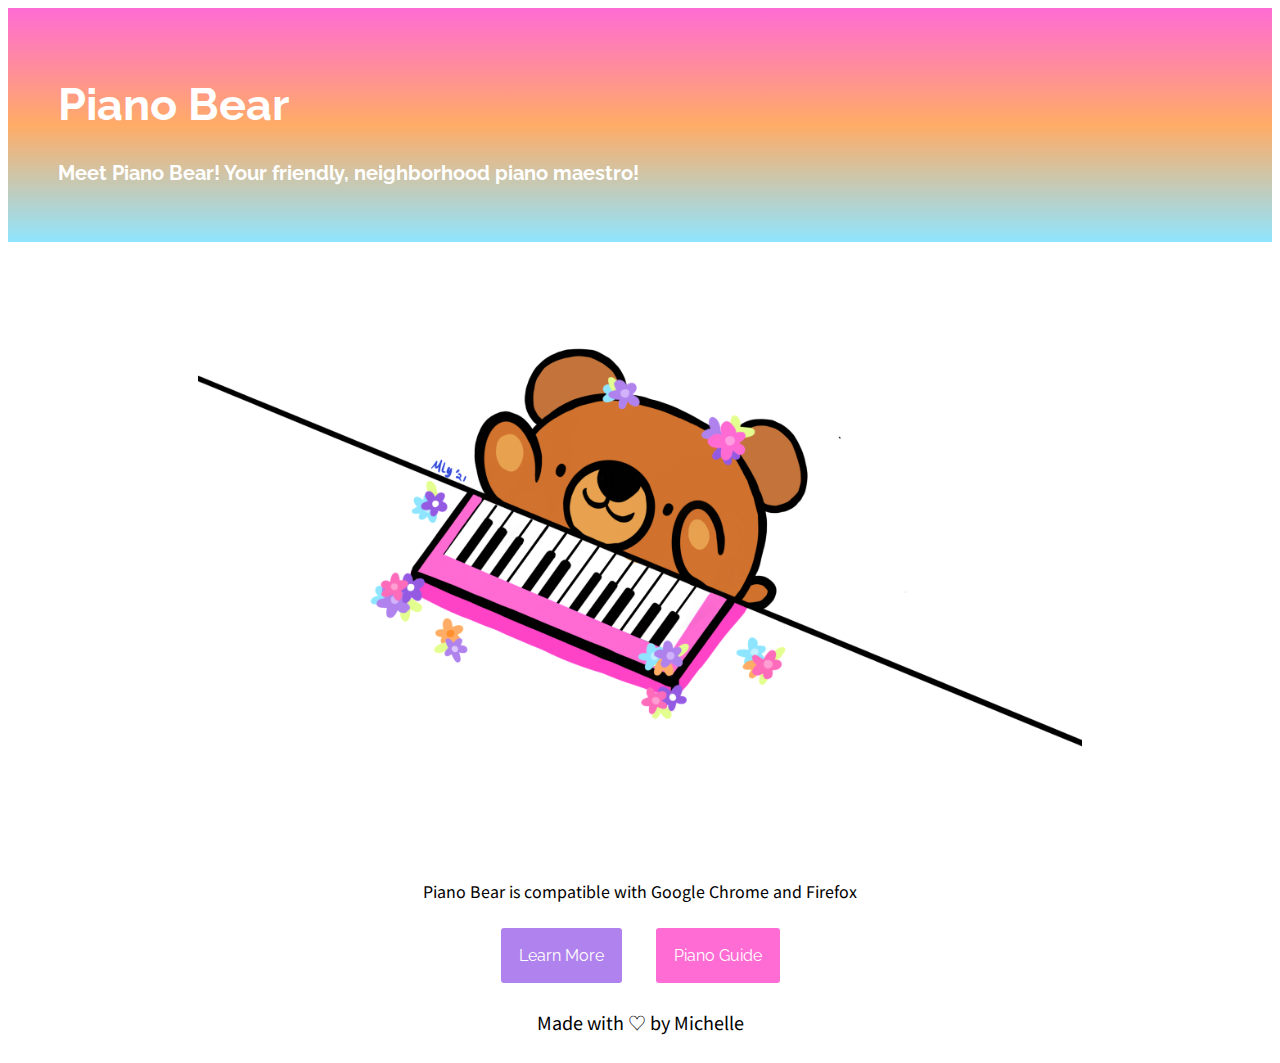
<file: index.html>
<!DOCTYPE html>
<html lang="en">
  <head>
    <title>Piano Bear</title>
    <link rel="stylesheet" href="style.css" />
    <script src="https://code.jquery.com/jquery-3.4.1.min.js"></script>
    <script src="script.js" defer></script>
    <link href="https://fonts.googleapis.com/css2?family=Noto+Sans+HK:wght@100&display=swap" rel="stylesheet">
    <link href="https://fonts.googleapis.com/css2?family=Raleway:wght@600&display=swap" rel="stylesheet">
    <style>
    </style>
  </head>
  <body>
    <div class="page">
      <h1><a class="header">Piano Bear</a></h1>
      <h2> Meet Piano Bear! Your friendly, neighborhood piano maestro!</h2>
    </div>
    <div class="bear">
      <img src="Piano Bear Idle.png" alt="Piano Bear" id="piano-bear-img">
    </div>
    <div class="description">
      <p> Piano Bear is compatible with Google Chrome and Firefox </p>
    </div>
    <div class="center">
      <button> <a class="text" href=learn.html>Learn More</a></button>
      <button class="pink"> <a class="text" href=guide.html>Piano Guide</a></button>
    </div>
    <footer> <a class="underline"> Made with ♡ by Michelle </a></footer>
  </body>
</html>
</file>
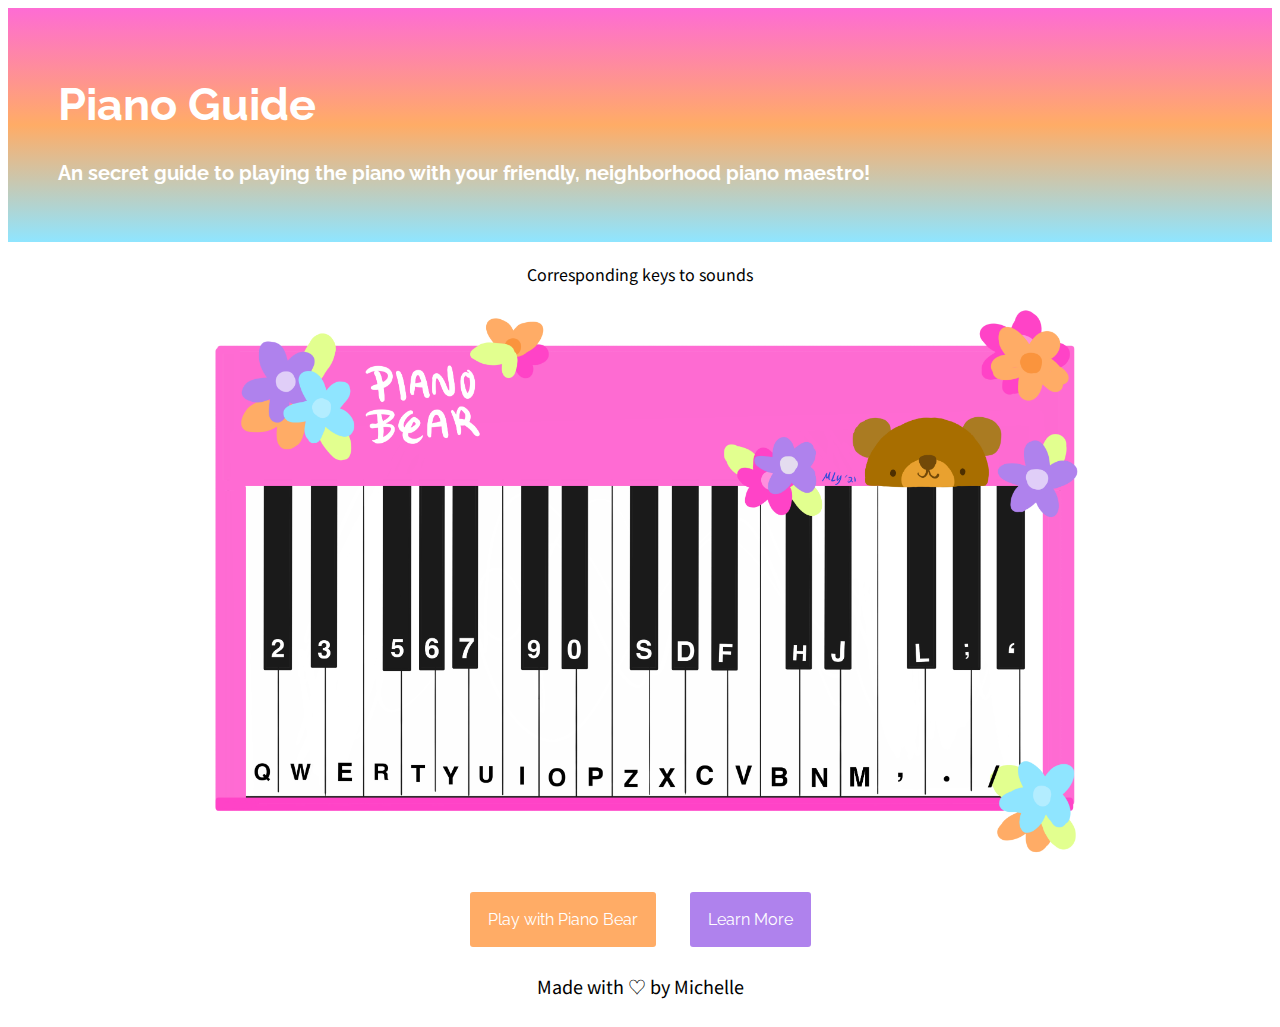
<file: guide.html>
<!DOCTYPE html>
<html lang="en">
  <head>
    <title>Piano Bear</title>
    <link rel="stylesheet" href="style.css" />
    <link href="https://fonts.googleapis.com/css2?family=Noto+Sans+HK:wght@100&display=swap" rel="stylesheet">
    <link rel="preconnect" href="https://fonts.gstatic.com" crossorigin>
    <link href="https://fonts.googleapis.com/css2?family=Raleway:wght@600&display=swap" rel="stylesheet">
    <style>
    </style>
  </head>
  <body>
    <div class="page">
      <h1><a class="header">Piano Guide</a></h1>
      <h2> An secret guide to playing the piano with your friendly, neighborhood piano maestro!</h2>
    </div>
    <div class="description">
      <p> Corresponding keys to sounds </p>
    </div>
    <div class="guide">
      <img src="guide.png" alt="Piano Guide" id="guide-img">
    </div>
    <div class="center">
      <button class="orange"><a class ="text" href=index.html> Play with Piano Bear </a></button>
      <button> <a class="text" href=learn.html>Learn More</a></button>
    </div>
    <footer> <a class="underline"> Made with ♡ by Michelle </a></footer>
  </body>
</html>
</file>
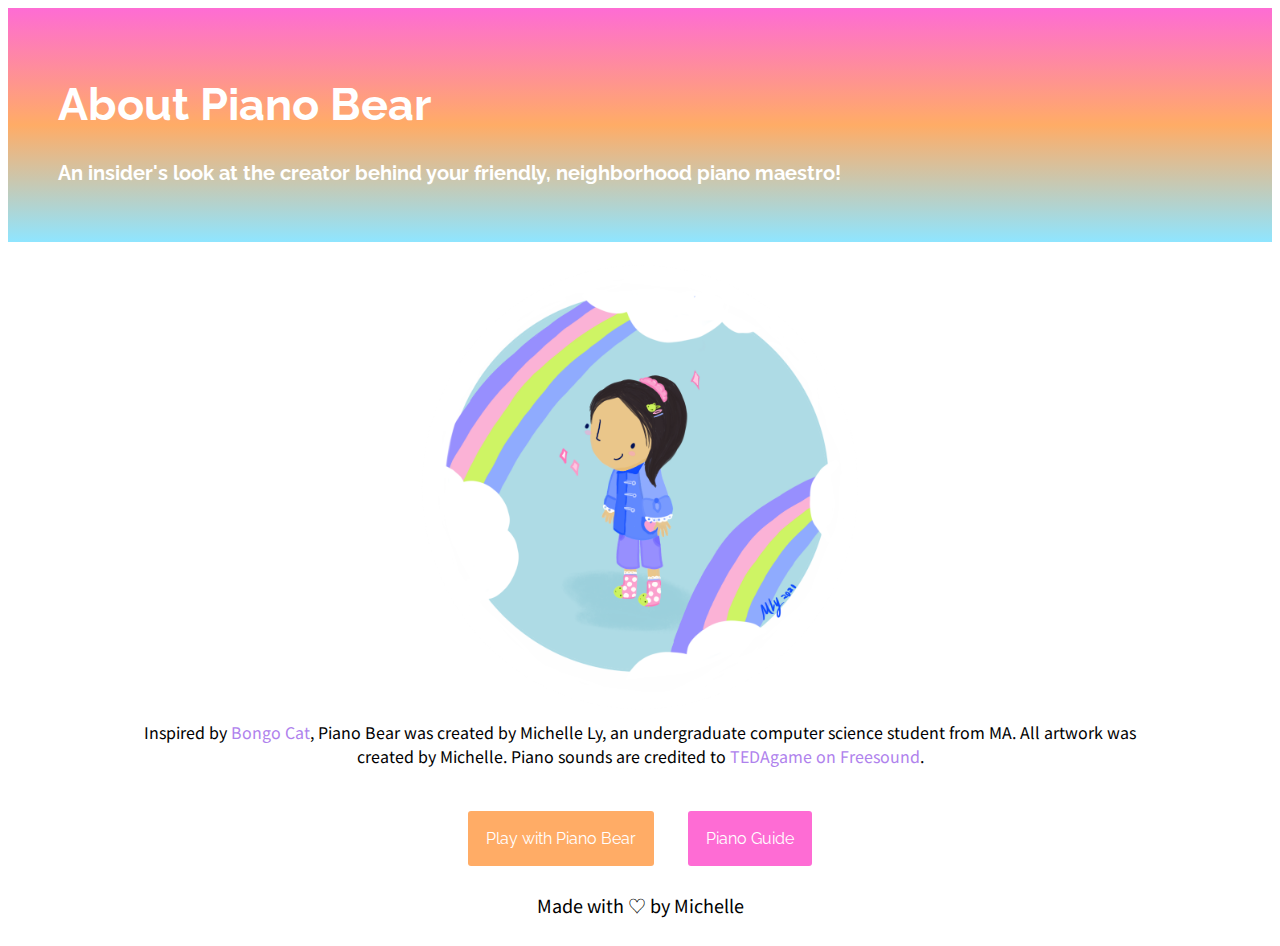
<file: learn.html>
<!DOCTYPE html>
<html lang="en">
  <head>
    <title>Piano Bear</title>
    <link rel="stylesheet" href="style.css" />
    <link href="https://fonts.googleapis.com/css2?family=Noto+Sans+HK:wght@100&display=swap" rel="stylesheet">
    <link href="https://fonts.googleapis.com/css2?family=Raleway:wght@600&display=swap" rel="stylesheet">
    <style>
    </style>
  </head>
  <body>
    <div class="page">
      <h1><a class="header">About Piano Bear</a></h1>
      <h2> An insider's look at the creator behind your friendly, neighborhood piano maestro!</h2>
    </div>
    <div class="description">
      <div class="profile">
        <img src="mlyprofile.png" alt="Profile" id="profile-img">
      </div>
      <p id="description-paragraph"> Inspired by <a class="links" href="https://bongo.cat/" target="_blank"> Bongo Cat</a>, Piano Bear was created by Michelle Ly, an undergraduate computer science student from MA. All artwork was created by Michelle. Piano sounds are credited to <a class="links" href="https://freesound.org/people/TEDAgame/packs/25405/"> TEDAgame on Freesound</a>.</p>
      <br>
    </div>
    <div class="center">
      <button class="orange"><a class ="text" href="index.html"> Play with Piano Bear </a></button>
      <button class="pink"> <a class="text" href="guide.html">Piano Guide</a></button>
    </div>
    <footer> <a class="underline"> Made with ♡ by Michelle </a></footer>
  </body>
</html>
</file>
<file: style.css>
h1 {
  color: white;
  font-family: 'Raleway', sans-serif;
  font-size: 45px;;
}

.header{
  background:
    linear-gradient(to right, rgb(126, 106, 18, 0), rgb(211, 120, 1,0)),
    linear-gradient(to right, rgb(175,130,237), rgb(143,229,255));
  background-size: 100% 0.1em, 0 0.1em;
  background-position: 100% 100%, 0 100%;
  background-repeat: no-repeat;
  transition: background-size 400ms;
}

.header:hover,
.header:focus {
  background-size: 0 0.1em, 100% 0.1em;
}

h2{
  color: white;
  font-family: 'Raleway', sans-serif;
  font-size: 20px;;
}

#piano-bear-img {
  max-width: 70%;
  margin-top: -50px;
}

.bear{
  text-align: center;
}

button {
  border-radius: 3px;
  padding: 18px;
  font-size: 100%;
  cursor: pointer;
  background: rgb(175,130,237);
  border: none;
  margin-top: 5px;
  margin: 15px;
}

.pink{
  background: rgb(254,108,212);
}

.orange{
  background:rgb(255,172,102)
}

.text{
  color: white;
  font-family: 'Raleway', sans-serif;
  text-decoration: none;
}

.links{
  color: rgb(175,130,237);
  text-decoration: none;
}

.center{
  text-align: center;
}

p{
  font-family: 'Noto Sans HK', sans-serif;
}


footer{
  color: black;
  font-family: 'Noto Sans HK', sans-serif;
  font-size: 18px;
  text-align: center;
  padding-top: 11px;
  padding-bottom: 20px;
}

.underline{
  background:
    linear-gradient(to right, rgb(126, 106, 18, 0), rgb(211, 120, 1,0)),
    linear-gradient(to right, rgb(143,229,255), rgb(143,229,255));
  background-size: 100% 0.1em, 0 0.1em;
  background-position: 100% 100%, 0 100%;
  background-repeat: no-repeat;
  transition: background-size 400ms;
}

.underline:hover,
.underline:focus {
  background-size: 0 0.1em, 100% 0.1em;
}

.page {
  padding: 40px;
  padding-left: 50px;
  text-align: left;
  background-image: linear-gradient(to bottom, rgb(254,108,212), rgb(255,172,102), rgb(143,229,255));
}

.description{
  text-align: center;
  padding-top: 20px;
  padding-bottom: 10px;
}

.description > p {
    width: 80%;
    margin: auto;
}

.profile{
  text-align: center;
}

#profile-img{
  max-width: 70%;
  width: 450px;
}

.guide{
  text-align: center;
}

#guide-img{
  max-width: 70%;
}

@media only screen and (max-width: 600px) {
  #piano-bear-img {
    margin-top: 0px;
  }
}
</file>
